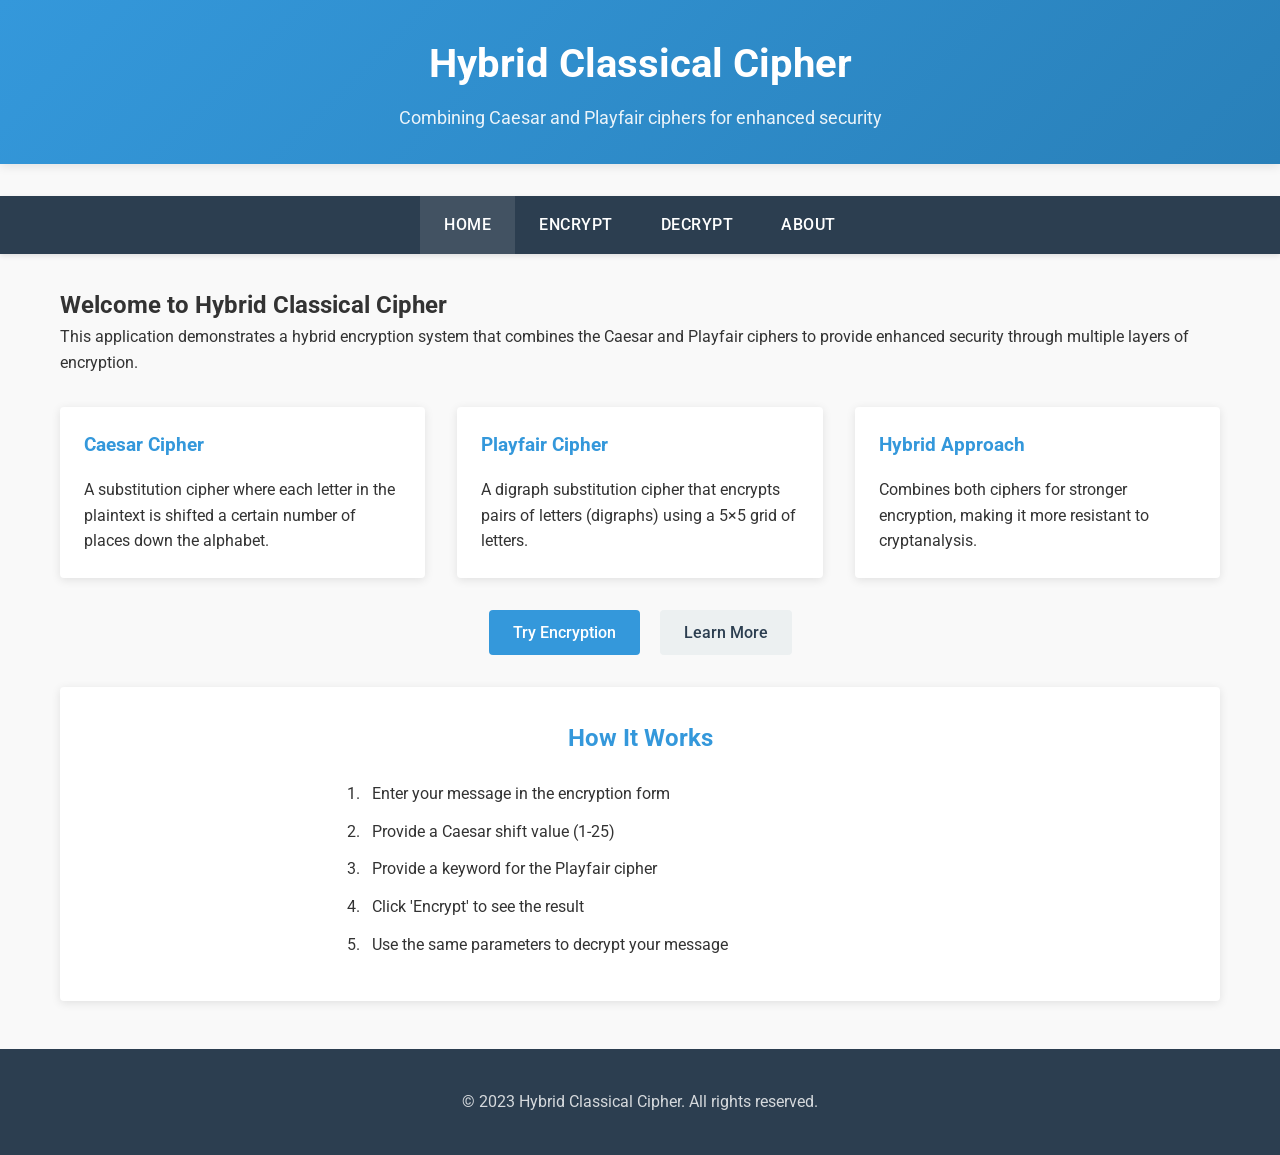
<file: hybrid_classical_cipher_website/index.html>
<!DOCTYPE html>
<html lang="en">
<head>
    <meta charset="UTF-8">
    <meta name="viewport" content="width=device-width, initial-scale=1.0">
    <title>Hybrid Classical Cipher</title>
    <link rel="stylesheet" href="css/style.css">
    <link href="https://fonts.googleapis.com/css2?family=Roboto:wght@300;400;500;700&display=swap" rel="stylesheet">
</head>
<body>
    <header>
        <div class="container">
            <h1>Hybrid Classical Cipher</h1>
            <p>Combining Caesar and Playfair ciphers for enhanced security</p>
        </div>
    </header>

    <nav>
        <div class="container">
            <ul>
                <li><a href="index.html" class="active">Home</a></li>
                <li><a href="encrypt.html">Encrypt</a></li>
                <li><a href="decrypt.html">Decrypt</a></li>
                <li><a href="about.html">About</a></li>
            </ul>
        </div>
    </nav>

    <main class="container">
        <section class="intro">
            <h2>Welcome to Hybrid Classical Cipher</h2>
            <p>This application demonstrates a hybrid encryption system that combines the Caesar and Playfair ciphers to provide enhanced security through multiple layers of encryption.</p>
            
            <div class="features">
                <div class="feature">
                    <h3>Caesar Cipher</h3>
                    <p>A substitution cipher where each letter in the plaintext is shifted a certain number of places down the alphabet.</p>
                </div>
                <div class="feature">
                    <h3>Playfair Cipher</h3>
                    <p>A digraph substitution cipher that encrypts pairs of letters (digraphs) using a 5×5 grid of letters.</p>
                </div>
                <div class="feature">
                    <h3>Hybrid Approach</h3>
                    <p>Combines both ciphers for stronger encryption, making it more resistant to cryptanalysis.</p>
                </div>
            </div>

            <div class="cta-buttons">
                <a href="encrypt.html" class="btn btn-primary">Try Encryption</a>
                <a href="about.html" class="btn btn-secondary">Learn More</a>
            </div>
        </section>

        <section class="how-it-works">
            <h2>How It Works</h2>
            <ol>
                <li>Enter your message in the encryption form</li>
                <li>Provide a Caesar shift value (1-25)</li>
                <li>Provide a keyword for the Playfair cipher</li>
                <li>Click 'Encrypt' to see the result</li>
                <li>Use the same parameters to decrypt your message</li>
            </ol>
        </section>
    </main>

    <footer>
        <div class="container">
            <p>&copy; 2023 Hybrid Classical Cipher. All rights reserved.</p>
        </div>
    </footer>

    <script src="js/main.js"></script>
</body>
</html>
</file>
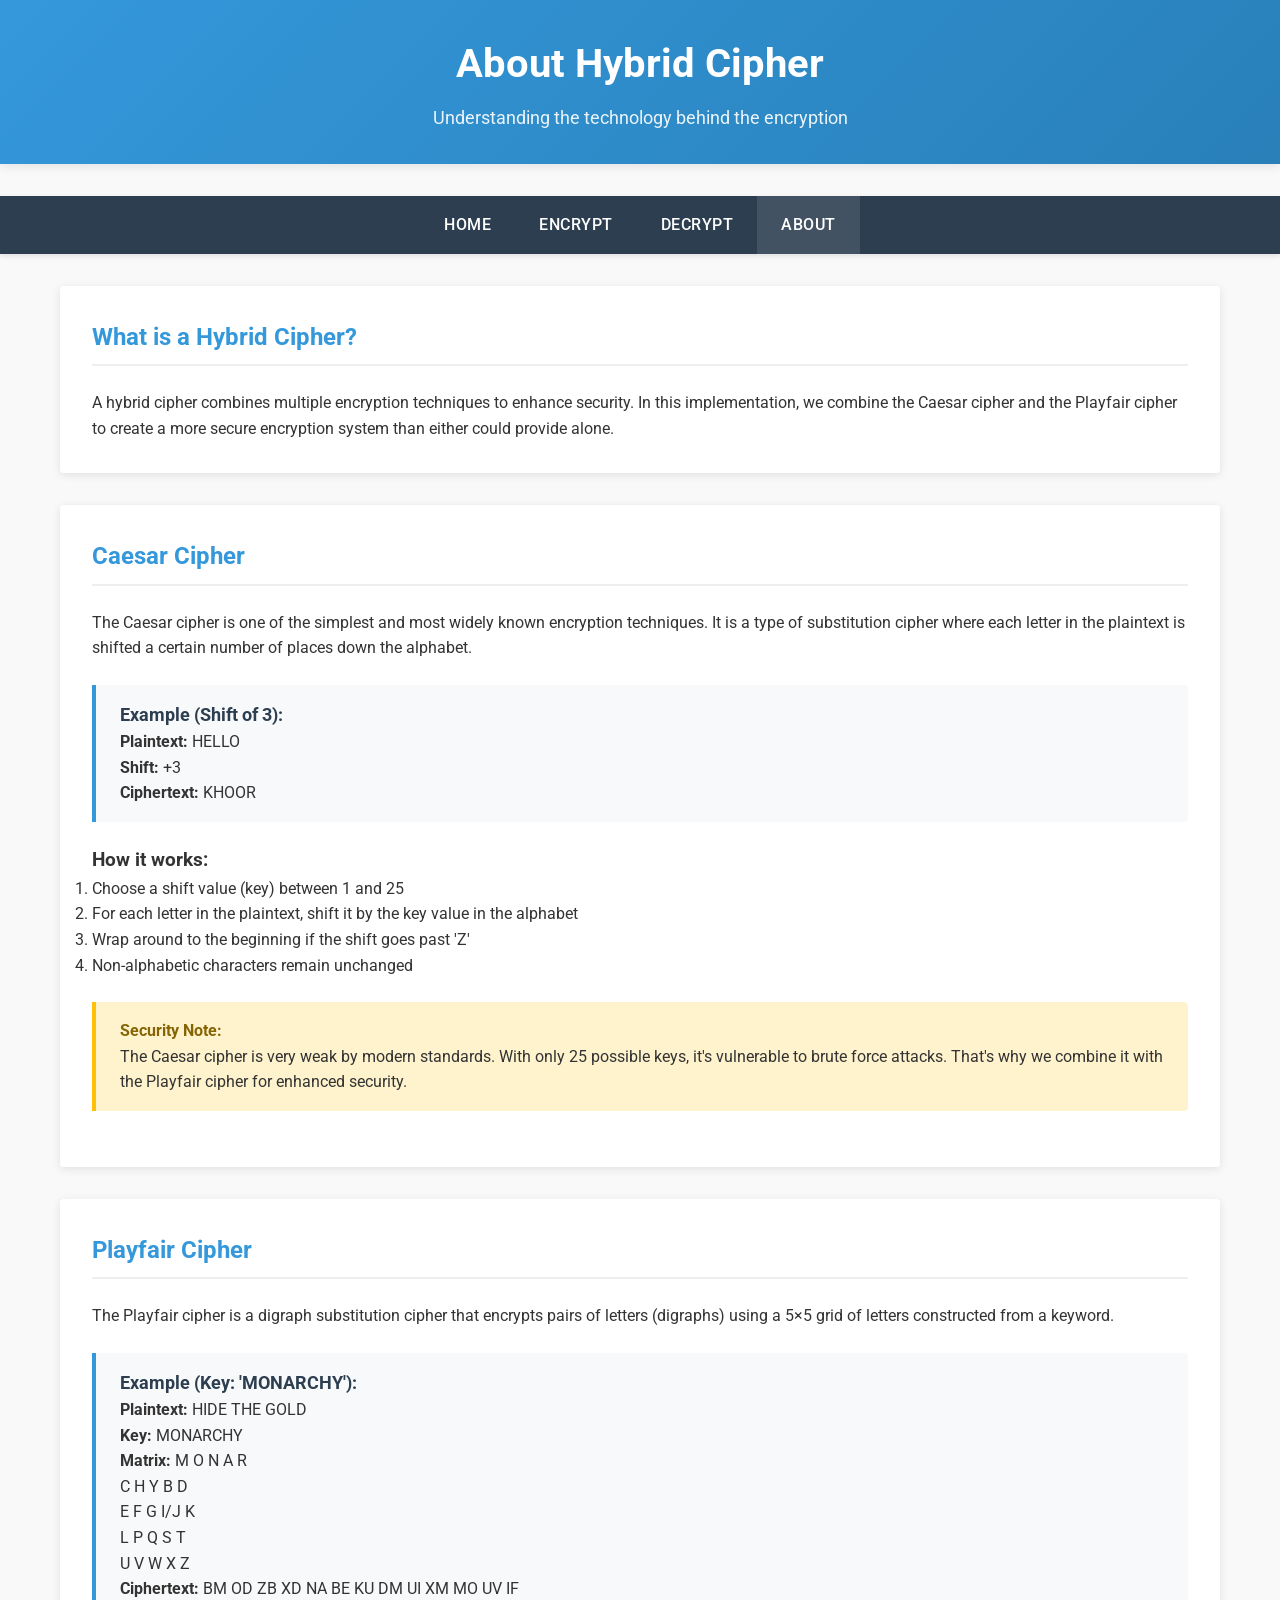
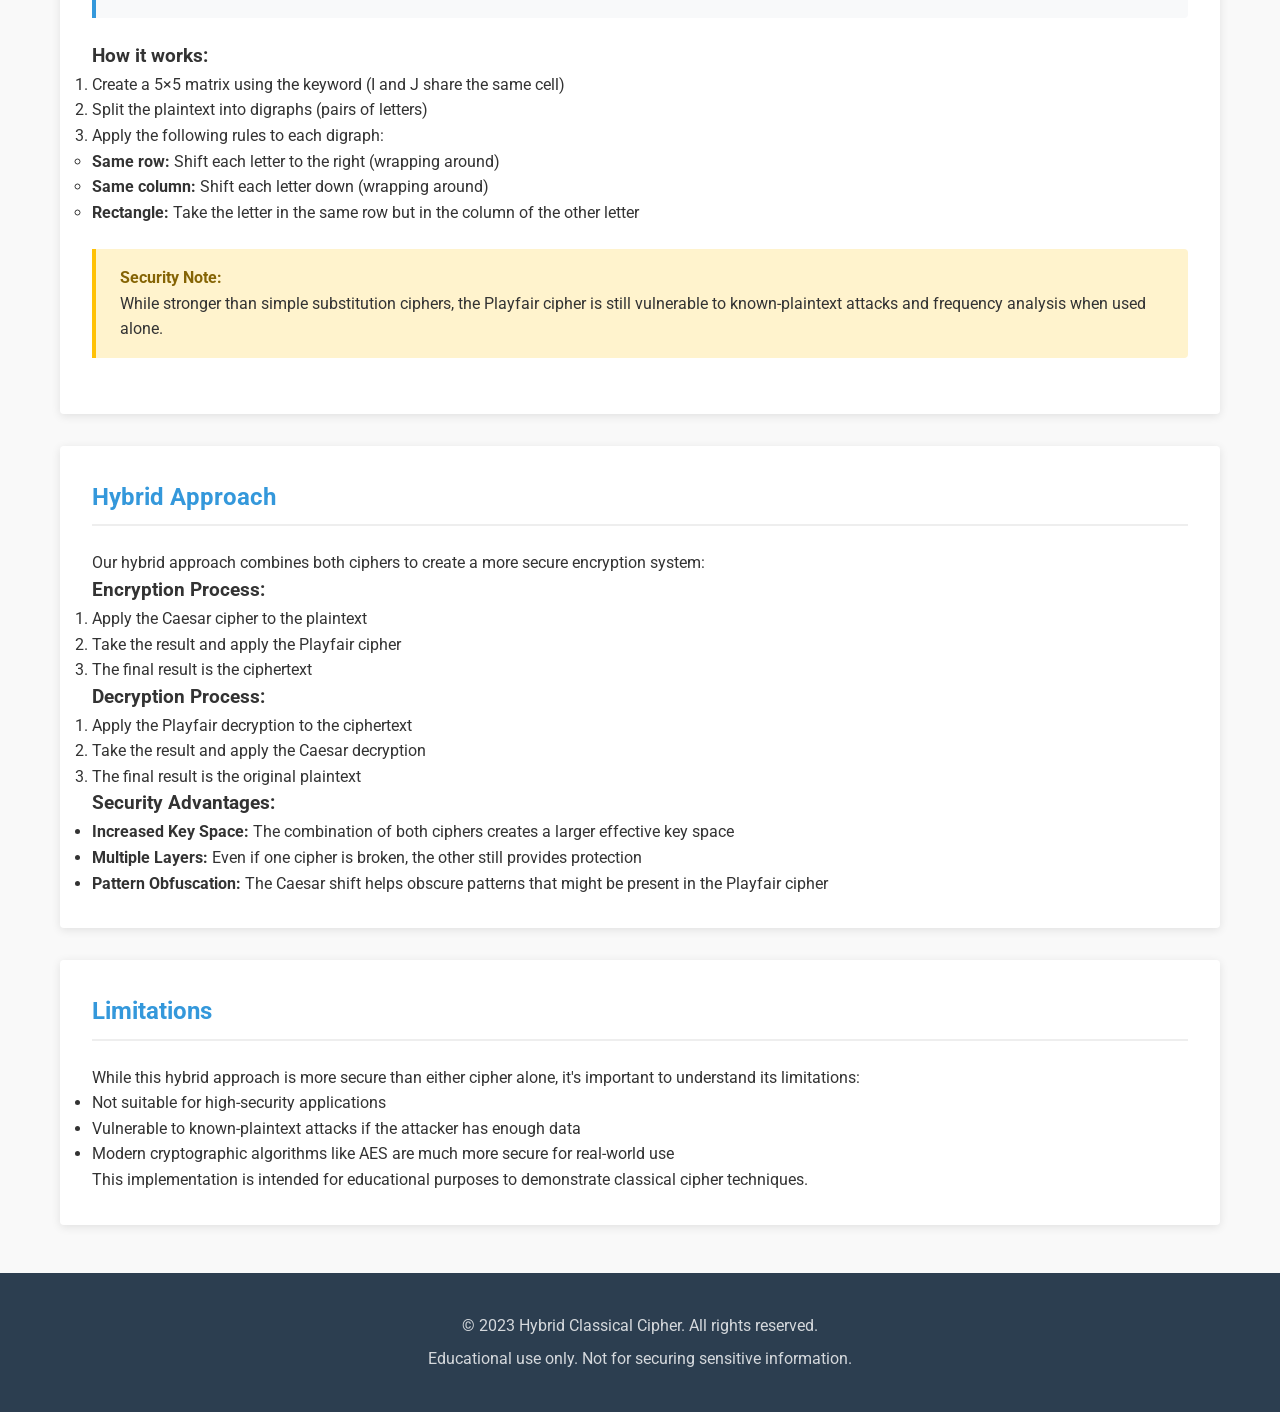
<file: hybrid_classical_cipher_website/about.html>
<!DOCTYPE html>
<html lang="en">
<head>
    <meta charset="UTF-8">
    <meta name="viewport" content="width=device-width, initial-scale=1.0">
    <title>About - Hybrid Classical Cipher</title>
    <link rel="stylesheet" href="css/style.css">
    <link href="https://fonts.googleapis.com/css2?family=Roboto:wght@300;400;500;700&display=swap" rel="stylesheet">
</head>
<body>
    <header>
        <div class="container">
            <h1>About Hybrid Cipher</h1>
            <p>Understanding the technology behind the encryption</p>
        </div>
    </header>

    <nav>
        <div class="container">
            <ul>
                <li><a href="index.html">Home</a></li>
                <li><a href="encrypt.html">Encrypt</a></li>
                <li><a href="decrypt.html">Decrypt</a></li>
                <li><a href="about.html" class="active">About</a></li>
            </ul>
        </div>
    </nav>

    <main class="container">
        <section class="about-section">
            <h2>What is a Hybrid Cipher?</h2>
            <p>A hybrid cipher combines multiple encryption techniques to enhance security. In this implementation, we combine the Caesar cipher and the Playfair cipher to create a more secure encryption system than either could provide alone.</p>
        </section>

        <section class="cipher-section">
            <h2>Caesar Cipher</h2>
            <p>The Caesar cipher is one of the simplest and most widely known encryption techniques. It is a type of substitution cipher where each letter in the plaintext is shifted a certain number of places down the alphabet.</p>
            
            <div class="example">
                <h3>Example (Shift of 3):</h3>
                <p><strong>Plaintext:</strong>  HELLO</p>
                <p><strong>Shift:</strong>     +3</p>
                <p><strong>Ciphertext:</strong> KHOOR</p>
            </div>
            
            <h3>How it works:</h3>
            <ol>
                <li>Choose a shift value (key) between 1 and 25</li>
                <li>For each letter in the plaintext, shift it by the key value in the alphabet</li>
                <li>Wrap around to the beginning if the shift goes past 'Z'</li>
                <li>Non-alphabetic characters remain unchanged</li>
            </ol>
            
            <div class="security-note">
                <h4>Security Note:</h4>
                <p>The Caesar cipher is very weak by modern standards. With only 25 possible keys, it's vulnerable to brute force attacks. That's why we combine it with the Playfair cipher for enhanced security.</p>
            </div>
        </section>

        <section class="cipher-section">
            <h2>Playfair Cipher</h2>
            <p>The Playfair cipher is a digraph substitution cipher that encrypts pairs of letters (digraphs) using a 5×5 grid of letters constructed from a keyword.</p>
            
            <div class="example">
                <h3>Example (Key: 'MONARCHY'):</h3>
                <p><strong>Plaintext:</strong>  HIDE THE GOLD</p>
                <p><strong>Key:</strong>       MONARCHY</p>
                <p><strong>Matrix:</strong>     M O N A R</p>
                <p>                      C H Y B D</p>
                <p>                      E F G I/J K</p>
                <p>                      L P Q S T</p>
                <p>                      U V W X Z</p>
                <p><strong>Ciphertext:</strong> BM OD ZB XD NA BE KU DM UI XM MO UV IF</p>
            </div>
            
            <h3>How it works:</h3>
            <ol>
                <li>Create a 5×5 matrix using the keyword (I and J share the same cell)</li>
                <li>Split the plaintext into digraphs (pairs of letters)</li>
                <li>Apply the following rules to each digraph:</li>
                <ul>
                    <li><strong>Same row:</strong> Shift each letter to the right (wrapping around)</li>
                    <li><strong>Same column:</strong> Shift each letter down (wrapping around)</li>
                    <li><strong>Rectangle:</strong> Take the letter in the same row but in the column of the other letter</li>
                </ul>
            </ol>
            
            <div class="security-note">
                <h4>Security Note:</h4>
                <p>While stronger than simple substitution ciphers, the Playfair cipher is still vulnerable to known-plaintext attacks and frequency analysis when used alone.</p>
            </div>
        </section>

        <section class="hybrid-section">
            <h2>Hybrid Approach</h2>
            <p>Our hybrid approach combines both ciphers to create a more secure encryption system:</p>
            
            <h3>Encryption Process:</h3>
            <ol>
                <li>Apply the Caesar cipher to the plaintext</li>
                <li>Take the result and apply the Playfair cipher</li>
                <li>The final result is the ciphertext</li>
            </ol>
            
            <h3>Decryption Process:</h3>
            <ol>
                <li>Apply the Playfair decryption to the ciphertext</li>
                <li>Take the result and apply the Caesar decryption</li>
                <li>The final result is the original plaintext</li>
            </ol>
            
            <h3>Security Advantages:</h3>
            <ul>
                <li><strong>Increased Key Space:</strong> The combination of both ciphers creates a larger effective key space</li>
                <li><strong>Multiple Layers:</strong> Even if one cipher is broken, the other still provides protection</li>
                <li><strong>Pattern Obfuscation:</strong> The Caesar shift helps obscure patterns that might be present in the Playfair cipher</li>
            </ul>
        </section>

        <section class="limitations">
            <h2>Limitations</h2>
            <p>While this hybrid approach is more secure than either cipher alone, it's important to understand its limitations:</p>
            <ul>
                <li>Not suitable for high-security applications</li>
                <li>Vulnerable to known-plaintext attacks if the attacker has enough data</li>
                <li>Modern cryptographic algorithms like AES are much more secure for real-world use</li>
            </ul>
            <p>This implementation is intended for educational purposes to demonstrate classical cipher techniques.</p>
        </section>
    </main>

    <footer>
        <div class="container">
            <p>&copy; 2023 Hybrid Classical Cipher. All rights reserved.</p>
            <p>Educational use only. Not for securing sensitive information.</p>
        </div>
    </footer>
</body>
</html>
</file>
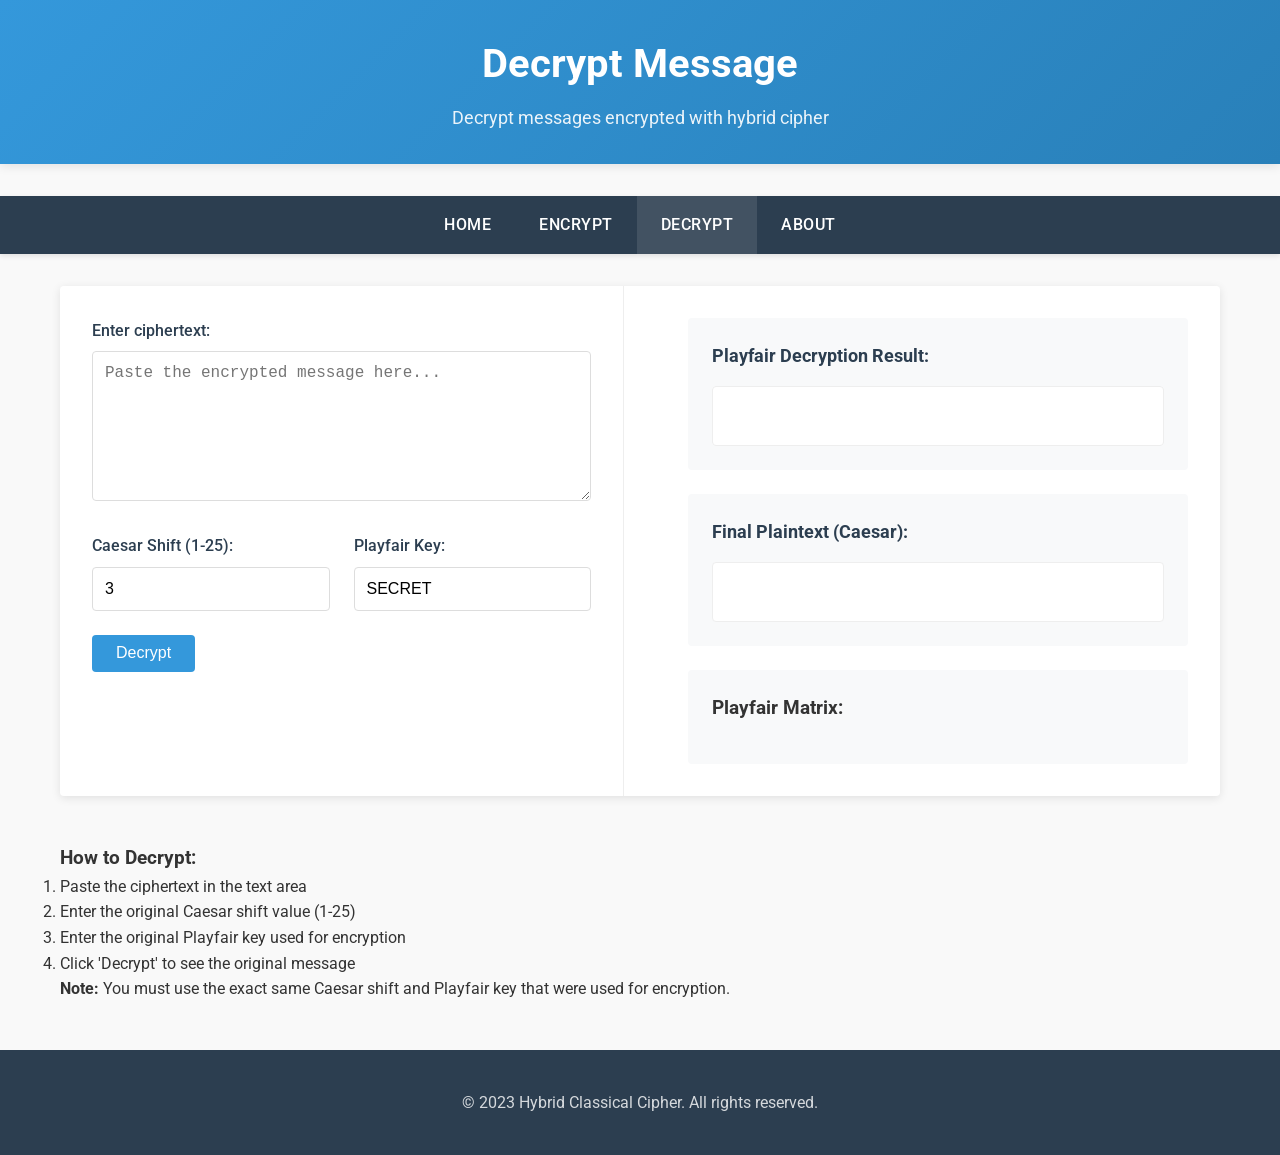
<file: hybrid_classical_cipher_website/decrypt.html>
<!DOCTYPE html>
<html lang="en">
<head>
    <meta charset="UTF-8">
    <meta name="viewport" content="width=device-width, initial-scale=1.0">
    <title>Decrypt - Hybrid Classical Cipher</title>
    <link rel="stylesheet" href="css/style.css">
    <link href="https://fonts.googleapis.com/css2?family=Roboto:wght@300;400;500;700&display=swap" rel="stylesheet">
</head>
<body>
    <header>
        <div class="container">
            <h1>Decrypt Message</h1>
            <p>Decrypt messages encrypted with hybrid cipher</p>
        </div>
    </header>

    <nav>
        <div class="container">
            <ul>
                <li><a href="index.html">Home</a></li>
                <li><a href="encrypt.html">Encrypt</a></li>
                <li><a href="decrypt.html" class="active">Decrypt</a></li>
                <li><a href="about.html">About</a></li>
            </ul>
        </div>
    </nav>

    <main class="container">
        <div class="decryption-container">
            <div class="input-section">
                <div class="form-group">
                    <label for="ciphertext">Enter ciphertext:</label>
                    <textarea id="ciphertext" rows="5" placeholder="Paste the encrypted message here..."></textarea>
                </div>

                <div class="form-row">
                    <div class="form-group">
                        <label for="decrypt-caesar-shift">Caesar Shift (1-25):</label>
                        <input type="number" id="decrypt-caesar-shift" min="1" max="25" value="3">
                    </div>
                    
                    <div class="form-group">
                        <label for="decrypt-playfair-key">Playfair Key:</label>
                        <input type="text" id="decrypt-playfair-key" placeholder="Enter the original keyword" value="SECRET">
                    </div>
                </div>

                <button id="decrypt-btn" class="btn btn-primary">Decrypt</button>
            </div>

            <div class="results-section">
                <div class="result-box">
                    <h3>Playfair Decryption Result:</h3>
                    <div id="playfair-result" class="result-text"></div>
                </div>

                <div class="result-box">
                    <h3>Final Plaintext (Caesar):</h3>
                    <div id="plaintext-result" class="result-text"></div>
                </div>

                <div class="matrix-container">
                    <h3>Playfair Matrix:</h3>
                    <div id="playfair-matrix" class="matrix"></div>
                </div>
            </div>
        </div>

        <div class="instructions">
            <h3>How to Decrypt:</h3>
            <ol>
                <li>Paste the ciphertext in the text area</li>
                <li>Enter the original Caesar shift value (1-25)</li>
                <li>Enter the original Playfair key used for encryption</li>
                <li>Click 'Decrypt' to see the original message</li>
            </ol>
            <p><strong>Note:</strong> You must use the exact same Caesar shift and Playfair key that were used for encryption.</p>
        </div>
    </main>

    <footer>
        <div class="container">
            <p>&copy; 2023 Hybrid Classical Cipher. All rights reserved.</p>
        </div>
    </footer>

    <script src="js/api.js"></script>
    <script src="js/visualization.js"></script>
    <script>
        document.addEventListener('DOMContentLoaded', function() {
            const decryptBtn = document.getElementById('decrypt-btn');
            
            decryptBtn.addEventListener('click', async function() {
                const ciphertext = document.getElementById('ciphertext').value.trim();
                const caesarShift = parseInt(document.getElementById('decrypt-caesar-shift').value);
                const playfairKey = document.getElementById('decrypt-playfair-key').value.trim();

                if (!ciphertext) {
                    alert('Please enter the ciphertext to decrypt');
                    return;
                }

                if (!playfairKey) {
                    alert('Please enter the Playfair key');
                    return;
                }

                if (isNaN(caesarShift) || caesarShift < 1 || caesarShift > 25) {
                    alert('Caesar shift must be a number between 1 and 25');
                    return;
                }

                try {
                    const result = await decrypt(ciphertext, caesarShift, playfairKey);
                    
                    // Display results
                    document.getElementById('playfair-result').textContent = result.playfair_result || 'N/A';
                    document.getElementById('plaintext-result').textContent = result.plaintext || 'N/A';
                    
                    // Display Playfair matrix
                    if (result.playfair_matrix) {
                        displayPlayfairMatrix(result.playfair_matrix, 'playfair-matrix');
                    }
                    
                } catch (error) {
                    console.error('Decryption error:', error);
                    alert('An error occurred during decryption. Please check your input and try again.');
                }
            });
        });
    </script>
</body>
</html>
</file>
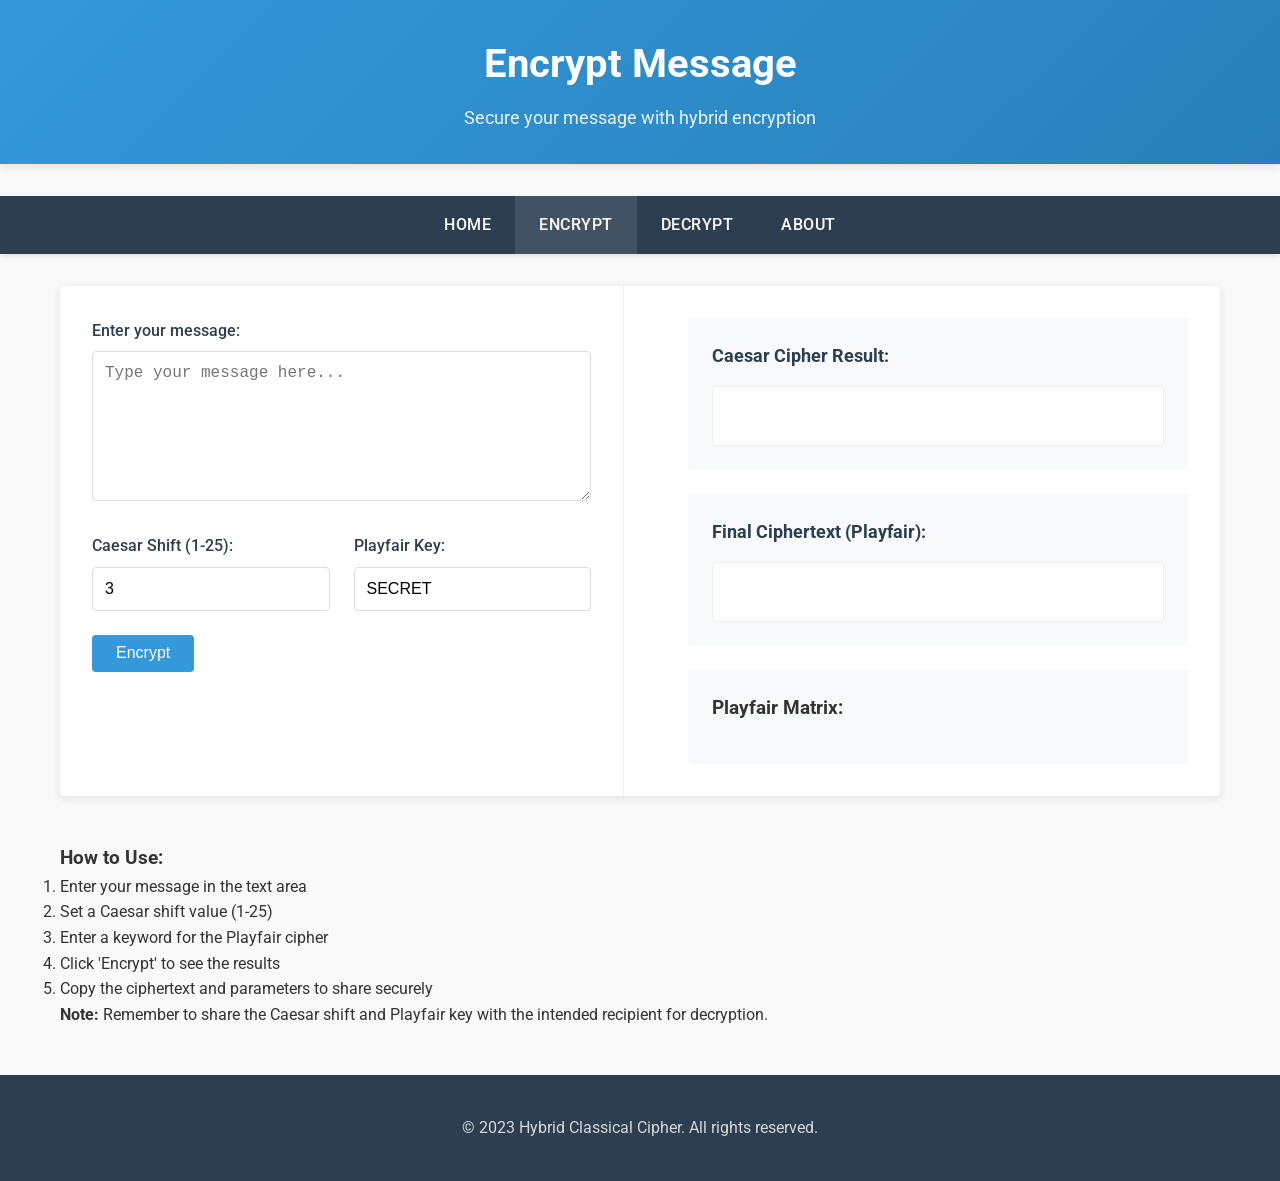
<file: hybrid_classical_cipher_website/encrypt.html>
<!DOCTYPE html>
<html lang="en">
<head>
    <meta charset="UTF-8">
    <meta name="viewport" content="width=device-width, initial-scale=1.0">
    <title>Encrypt - Hybrid Classical Cipher</title>
    <link rel="stylesheet" href="css/style.css">
    <link href="https://fonts.googleapis.com/css2?family=Roboto:wght@300;400;500;700&display=swap" rel="stylesheet">
</head>
<body>
    <header>
        <div class="container">
            <h1>Encrypt Message</h1>
            <p>Secure your message with hybrid encryption</p>
        </div>
    </header>

    <nav>
        <div class="container">
            <ul>
                <li><a href="index.html">Home</a></li>
                <li><a href="encrypt.html" class="active">Encrypt</a></li>
                <li><a href="decrypt.html">Decrypt</a></li>
                <li><a href="about.html">About</a></li>
            </ul>
        </div>
    </nav>

    <main class="container">
        <div class="encryption-container">
            <div class="input-section">
                <div class="form-group">
                    <label for="plaintext">Enter your message:</label>
                    <textarea id="plaintext" rows="5" placeholder="Type your message here..."></textarea>
                </div>

                <div class="form-row">
                    <div class="form-group">
                        <label for="caesar-shift">Caesar Shift (1-25):</label>
                        <input type="number" id="caesar-shift" min="1" max="25" value="3">
                    </div>
                    
                    <div class="form-group">
                        <label for="playfair-key">Playfair Key:</label>
                        <input type="text" id="playfair-key" placeholder="Enter a keyword" value="SECRET">
                    </div>
                </div>

                <button id="encrypt-btn" class="btn btn-primary">Encrypt</button>
            </div>

            <div class="results-section">
                <div class="result-box">
                    <h3>Caesar Cipher Result:</h3>
                    <div id="caesar-result" class="result-text"></div>
                </div>

                <div class="result-box">
                    <h3>Final Ciphertext (Playfair):</h3>
                    <div id="ciphertext-result" class="result-text"></div>
                </div>

                <div class="matrix-container">
                    <h3>Playfair Matrix:</h3>
                    <div id="playfair-matrix" class="matrix"></div>
                </div>
            </div>
        </div>

        <div class="instructions">
            <h3>How to Use:</h3>
            <ol>
                <li>Enter your message in the text area</li>
                <li>Set a Caesar shift value (1-25)</li>
                <li>Enter a keyword for the Playfair cipher</li>
                <li>Click 'Encrypt' to see the results</li>
                <li>Copy the ciphertext and parameters to share securely</li>
            </ol>
            <p><strong>Note:</strong> Remember to share the Caesar shift and Playfair key with the intended recipient for decryption.</p>
        </div>
    </main>

    <footer>
        <div class="container">
            <p>&copy; 2023 Hybrid Classical Cipher. All rights reserved.</p>
        </div>
    </footer>

    <script src="js/api.js"></script>
    <script src="js/visualization.js"></script>
    <script>
        document.addEventListener('DOMContentLoaded', function() {
            const encryptBtn = document.getElementById('encrypt-btn');
            
            encryptBtn.addEventListener('click', async function() {
                const plaintext = document.getElementById('plaintext').value.trim();
                const caesarShift = parseInt(document.getElementById('caesar-shift').value);
                const playfairKey = document.getElementById('playfair-key').value.trim();

                if (!plaintext) {
                    alert('Please enter a message to encrypt');
                    return;
                }

                if (!playfairKey) {
                    alert('Please enter a Playfair key');
                    return;
                }

                if (isNaN(caesarShift) || caesarShift < 1 || caesarShift > 25) {
                    alert('Caesar shift must be a number between 1 and 25');
                    return;
                }

                try {
                    const result = await encrypt(plaintext, caesarShift, playfairKey);
                    
                    // Display results
                    document.getElementById('caesar-result').textContent = result.caesar_result || 'N/A';
                    document.getElementById('ciphertext-result').textContent = result.ciphertext || 'N/A';
                    
                    // Display Playfair matrix
                    if (result.playfair_matrix) {
                        displayPlayfairMatrix(result.playfair_matrix, 'playfair-matrix');
                    }
                    
                } catch (error) {
                    console.error('Encryption error:', error);
                    alert('An error occurred during encryption. Please try again.');
                }
            });
        });
    </script>
</body>
</html>
</file>
<file: hybrid_classical_cipher_website/css/style.css>
/* Global Styles */
:root {
    --primary-color: #3498db;
    --secondary-color: #2ecc71;
    --dark-color: #2c3e50;
    --light-color: #ecf0f1;
    --danger-color: #e74c3c;
    --success-color: #27ae60;
    --border-radius: 4px;
    --box-shadow: 0 2px 10px rgba(0, 0, 0, 0.1);
    --transition: all 0.3s ease;
}

* {
    margin: 0;
    padding: 0;
    box-sizing: border-box;
}

body {
    font-family: 'Roboto', sans-serif;
    line-height: 1.6;
    color: #333;
    background-color: #f9f9f9;
}

.container {
    width: 100%;
    max-width: 1200px;
    margin: 0 auto;
    padding: 0 20px;
}

a {
    text-decoration: none;
    color: var(--primary-color);
    transition: var(--transition);
}

a:hover {
    color: #2980b9;
}

/* Header */
header {
    background: linear-gradient(135deg, var(--primary-color), #2980b9);
    color: white;
    padding: 2rem 0;
    text-align: center;
    margin-bottom: 2rem;
    box-shadow: var(--box-shadow);
}

header h1 {
    font-size: 2.5rem;
    margin-bottom: 0.5rem;
}

header p {
    font-size: 1.1rem;
    opacity: 0.9;
}

/* Navigation */
nav {
    background-color: var(--dark-color);
    margin-bottom: 2rem;
    box-shadow: 0 2px 5px rgba(0, 0, 0, 0.1);
}

nav ul {
    list-style: none;
    display: flex;
    justify-content: center;
    padding: 0;
    margin: 0;
}

nav li {
    margin: 0;
}

nav a {
    display: block;
    color: white;
    padding: 1rem 1.5rem;
    text-transform: uppercase;
    font-weight: 500;
    letter-spacing: 0.5px;
    transition: var(--transition);
}

nav a:hover, nav a.active {
    background-color: rgba(255, 255, 255, 0.1);
    color: white;
}

/* Buttons */
.btn {
    display: inline-block;
    padding: 0.6rem 1.5rem;
    border: none;
    border-radius: var(--border-radius);
    font-size: 1rem;
    font-weight: 500;
    cursor: pointer;
    transition: var(--transition);
    text-align: center;
}

.btn-primary {
    background-color: var(--primary-color);
    color: white;
}

.btn-primary:hover {
    background-color: #2980b9;
    color: white;
    transform: translateY(-2px);
    box-shadow: 0 4px 8px rgba(0, 0, 0, 0.1);
}

.btn-secondary {
    background-color: var(--light-color);
    color: var(--dark-color);
    margin-left: 1rem;
}

.btn-secondary:hover {
    background-color: #d5dbdb;
    transform: translateY(-2px);
    box-shadow: 0 4px 8px rgba(0, 0, 0, 0.1);
}

/* Forms */
.form-group {
    margin-bottom: 1.5rem;
}

.form-group label {
    display: block;
    margin-bottom: 0.5rem;
    font-weight: 500;
    color: var(--dark-color);
}

.form-group input[type="text"],
.form-group input[type="number"],
.form-group textarea {
    width: 100%;
    padding: 0.75rem;
    border: 1px solid #ddd;
    border-radius: var(--border-radius);
    font-size: 1rem;
    transition: var(--transition);
}

.form-group textarea {
    min-height: 150px;
    resize: vertical;
}

.form-group input[type="text"]:focus,
.form-group input[type="number"]:focus,
.form-group textarea:focus {
    outline: none;
    border-color: var(--primary-color);
    box-shadow: 0 0 0 3px rgba(52, 152, 219, 0.2);
}

.form-row {
    display: flex;
    gap: 1.5rem;
    margin-bottom: 1.5rem;
}

.form-row .form-group {
    flex: 1;
    margin-bottom: 0;
}

/* Encryption/Decryption Containers */
.encryption-container,
.decryption-container {
    display: grid;
    grid-template-columns: 1fr 1fr;
    gap: 2rem;
    margin-bottom: 3rem;
    background-color: white;
    border-radius: var(--border-radius);
    box-shadow: var(--box-shadow);
    overflow: hidden;
}

.input-section,
.results-section {
    padding: 2rem;
}

.input-section {
    border-right: 1px solid #eee;
}

.result-box {
    background-color: #f8f9fa;
    border-radius: var(--border-radius);
    padding: 1.5rem;
    margin-bottom: 1.5rem;
}

.result-box h3 {
    margin-top: 0;
    margin-bottom: 1rem;
    color: var(--dark-color);
    font-size: 1.1rem;
}

.result-text {
    background-color: white;
    padding: 1rem;
    border-radius: var(--border-radius);
    border: 1px solid #eee;
    min-height: 60px;
    font-family: 'Courier New', monospace;
    white-space: pre-wrap;
    word-break: break-word;
}

/* Matrix Visualization */
.matrix-container {
    background-color: #f8f9fa;
    border-radius: var(--border-radius);
    padding: 1.5rem;
}

.matrix {
    display: grid;
    grid-template-columns: repeat(5, 1fr);
    gap: 5px;
    margin-top: 1rem;
}

.matrix-cell {
    aspect-ratio: 1;
    display: flex;
    align-items: center;
    justify-content: center;
    background-color: white;
    border: 1px solid #ddd;
    border-radius: 3px;
    font-weight: bold;
    font-size: 1.1rem;
    transition: var(--transition);
}

.matrix-cell.highlight {
    background-color: #d4edda;
    color: #155724;
    border-color: #c3e6cb;
    transform: scale(1.1);
    z-index: 1;
    box-shadow: 0 0 10px rgba(40, 167, 69, 0.3);
}

/* About Page */
.about-section,
.cipher-section,
.hybrid-section,
.limitations {
    background-color: white;
    border-radius: var(--border-radius);
    padding: 2rem;
    margin-bottom: 2rem;
    box-shadow: var(--box-shadow);
}

.about-section h2,
.cipher-section h2,
.hybrid-section h2,
.limitations h2 {
    color: var(--primary-color);
    margin-bottom: 1.5rem;
    padding-bottom: 0.5rem;
    border-bottom: 2px solid #eee;
}

.example {
    background-color: #f8f9fa;
    border-left: 4px solid var(--primary-color);
    padding: 1rem 1.5rem;
    margin: 1.5rem 0;
    border-radius: 0 var(--border-radius) var(--border-radius) 0;
}

.example h3 {
    margin-top: 0;
    color: var(--dark-color);
    font-size: 1.1rem;
}

.security-note {
    background-color: #fff3cd;
    border-left: 4px solid #ffc107;
    padding: 1rem 1.5rem;
    margin: 1.5rem 0;
    border-radius: 0 var(--border-radius) var(--border-radius) 0;
}

.security-note h4 {
    margin-top: 0;
    color: #856404;
}

/* Home Page */
.features {
    display: grid;
    grid-template-columns: repeat(auto-fit, minmax(300px, 1fr));
    gap: 2rem;
    margin: 2rem 0;
}

.feature {
    background-color: white;
    padding: 1.5rem;
    border-radius: var(--border-radius);
    box-shadow: var(--box-shadow);
    transition: var(--transition);
}

.feature:hover {
    transform: translateY(-5px);
    box-shadow: 0 10px 20px rgba(0, 0, 0, 0.1);
}

.feature h3 {
    color: var(--primary-color);
    margin-top: 0;
    margin-bottom: 1rem;
}

.cta-buttons {
    margin: 2rem 0;
    text-align: center;
}

.how-it-works {
    background-color: white;
    padding: 2rem;
    border-radius: var(--border-radius);
    box-shadow: var(--box-shadow);
    margin-top: 2rem;
}

.how-it-works h2 {
    color: var(--primary-color);
    margin-top: 0;
    margin-bottom: 1.5rem;
    text-align: center;
}

.how-it-works ol {
    max-width: 600px;
    margin: 0 auto;
    padding-left: 1.5rem;
}

.how-it-works li {
    margin-bottom: 0.75rem;
    padding-left: 0.5rem;
}

/* Footer */
footer {
    background-color: var(--dark-color);
    color: white;
    text-align: center;
    padding: 2rem 0;
    margin-top: 3rem;
}

footer p {
    margin: 0.5rem 0;
    opacity: 0.8;
}

/* Responsive Design */
@media (max-width: 992px) {
    .encryption-container,
    .decryption-container {
        grid-template-columns: 1fr;
    }
    
    .input-section {
        border-right: none;
        border-bottom: 1px solid #eee;
    }
    
    .form-row {
        flex-direction: column;
        gap: 1.5rem;
    }
}

@media (max-width: 768px) {
    nav ul {
        flex-direction: column;
        text-align: center;
    }
    
    nav a {
        padding: 0.75rem 1rem;
    }
    
    .cta-buttons .btn {
        display: block;
        width: 100%;
        margin: 0.5rem 0;
    }
    
    .cta-buttons .btn-secondary {
        margin-left: 0;
    }
}

/* Animations */
@keyframes fadeIn {
    from { opacity: 0; transform: translateY(10px); }
    to { opacity: 1; transform: translateY(0); }
}

.encryption-container,
.decryption-container,
.about-section,
.cipher-section,
.hybrid-section,
.limitations {
    animation: fadeIn 0.5s ease-out forwards;
}

/* Utility Classes */
.text-center {
    text-align: center;
}

.mt-1 { margin-top: 0.5rem; }
.mt-2 { margin-top: 1rem; }
.mt-3 { margin-top: 1.5rem; }
.mt-4 { margin-top: 2rem; }
.mt-5 { margin-top: 3rem; }

.mb-1 { margin-bottom: 0.5rem; }
.mb-2 { margin-bottom: 1rem; }
.mb-3 { margin-bottom: 1.5rem; }
.mb-4 { margin-bottom: 2rem; }
.mb-5 { margin-bottom: 3rem; }
</file>
